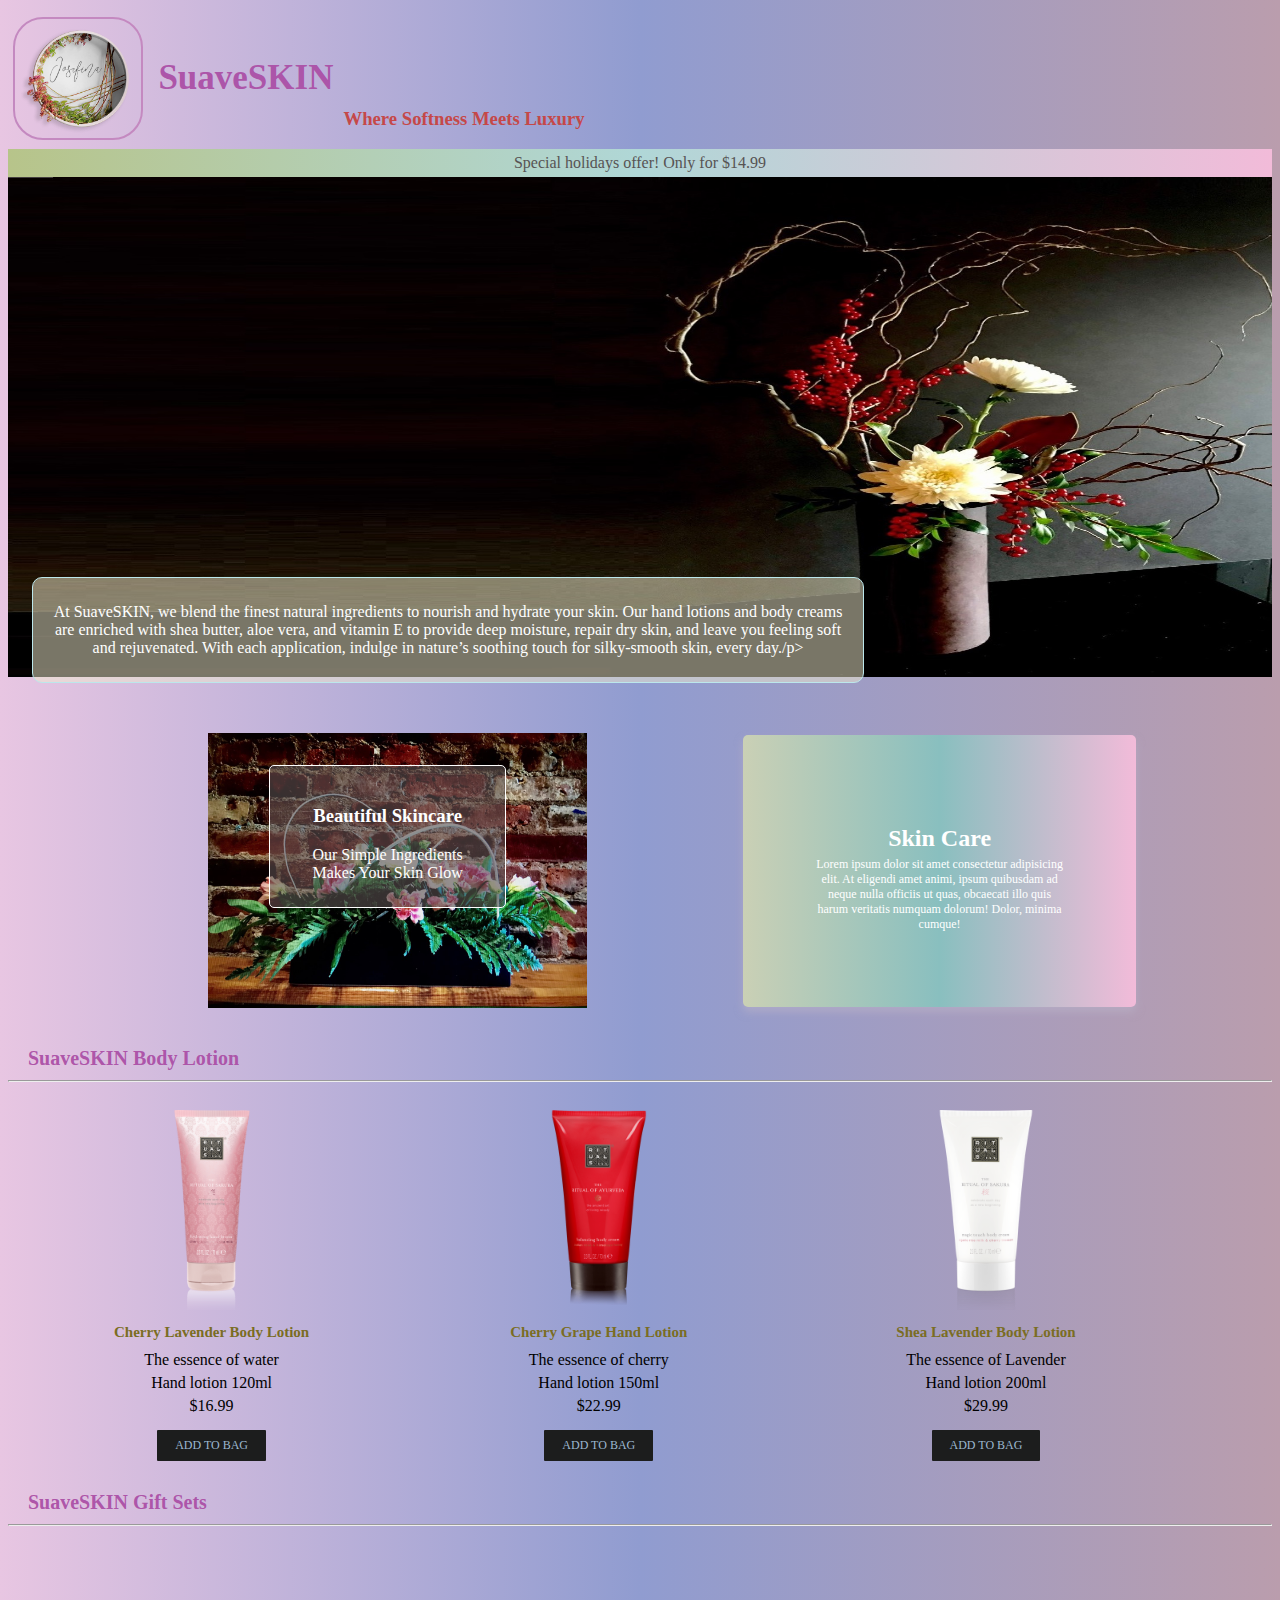
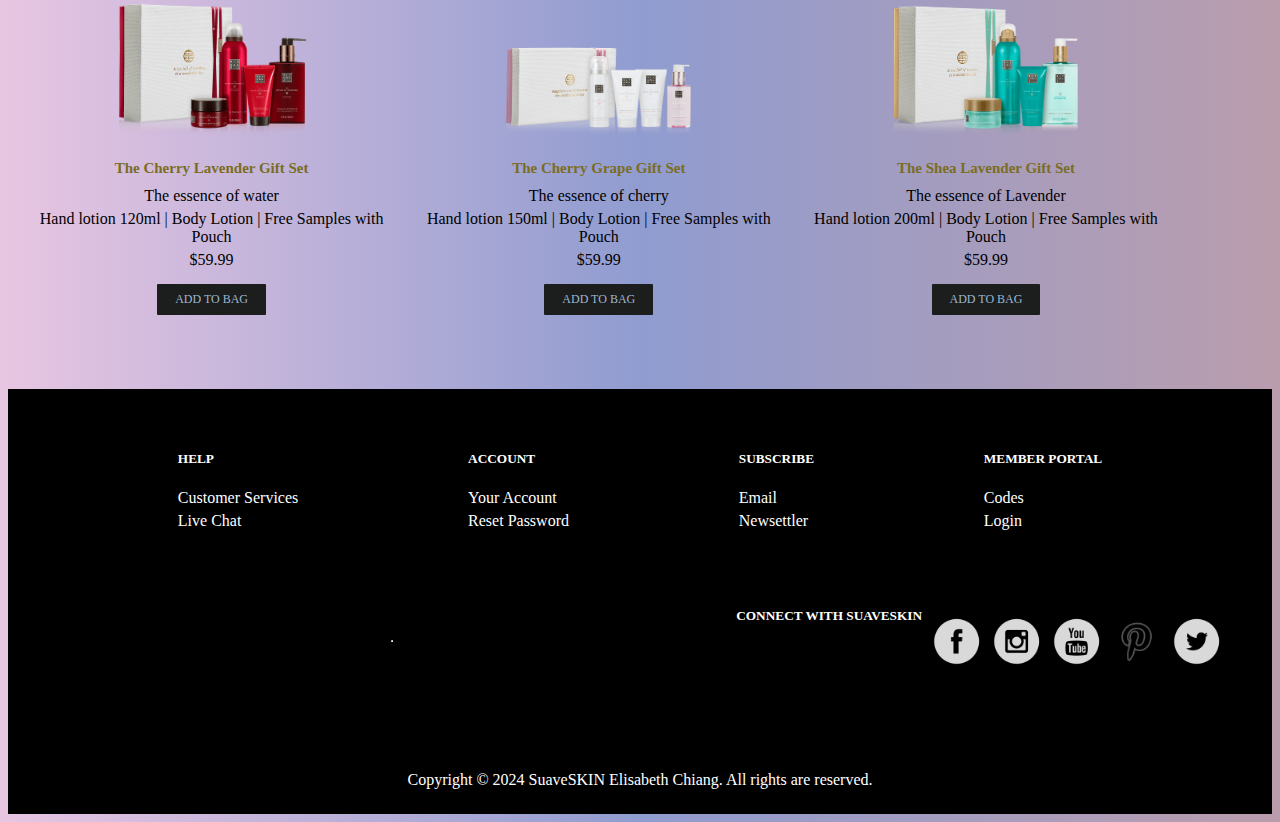
<file: Project 2_Sales Website/index.html>
<!DOCTYPE html>
<html lang="en">
<head>
    <meta charset="UTF-8">
    <meta name="viewport" content="width=device-width, initial-scale=1.0">
    <title>Project 2 Sales Site </title>
    <link rel="stylesheet" href="style.css">
</head>
<body>

    <!-- Title with moving with logo  -->
    <div class="title">
      <img src="logos/logo.png" alt="">
      <h1>SuaveSKIN </h1>
      <h3 class="slogan">Where Softness Meets Luxury</h3>
    </div>

    <!-- slider with "free shipping" on top of hero image--> 
    <!-- hero image with transparent inside -->
 <div class="frame"> 
    <div class="text-slider"> 
        <div class="s1"><p>Special holidays offer! Only for $14.99  </p></div>
        <div class="s2"><p><i>Free Shipping</i> in the US only  with a minimum of $39.99</p></div>
        <div class="s3"><p><b>Code: XMAS24</b></p></div>
    </div>
</div>
    <div class="hero"></div>
        <div class="hero-txtbox">
            <p>At SuaveSKIN, we blend the finest natural ingredients to nourish and hydrate your skin. Our hand lotions and body creams are enriched with shea butter, aloe vera, and vitamin E to provide deep moisture, repair dry skin, and leave you feeling soft and rejuvenated. With each application, indulge in nature’s soothing touch for silky-smooth skin, every day./p>
        </div>
    <br>

    <!-- 2 by 1 boxes- left side image- right side textbox -->
    <div class="boxes">
        <div class="image-text"></div>
            <img src="images/intro_img1.jpg" alt="">
                <div class="inside-txtbox">
                    <h3>Beautiful Skincare</h3>
                    <p>Our Simple Ingredients Makes Your Skin Glow </p>
                </div>
        <div class="textbox">
            <h2>Skin Care</h2>
            <p>Lorem ipsum dolor sit amet consectetur adipisicing elit. At eligendi amet animi, 
                ipsum quibusdam ad neque nulla officiis ut quas, obcaecati illo quis harum veritatis numquam dolorum! 
                Dolor, minima cumque!</p></div>
    </div>

    <br>

    <!-- items: body lotion -->
    <h2 class="SuaveSKIN-Body-Lotion-header">SuaveSKIN Body Lotion</h2>
    <hr>

    <div class="products-container" id="lotions-container">
            <div class="prod1">
               <div class="prod-img"><img src="products/item1.png" alt="item1"></div> 
                <h4>Cherry Lavender Body Lotion</h4>
                <p class="name_items">The essence of water</p>
                <p class="description">Hand lotion 120ml</p>
                <p class="price">$16.99</p>
                <a class="btn"href="#item1">ADD TO BAG</a>
            </div>
            <div class="prod2">
                <img src="products/item2.png" alt="">
                <h4>Cherry Grape Hand Lotion</h4>
                <p class="name_items">The essence of cherry</p>
                <p class="description">Hand lotion 150ml</p>
                <p class="price">$22.99</p>
                <a class="btn"href="#item2">ADD TO BAG</a>
            </div>
            <div class="prod3">
                <div><img src="products/item3.png" alt=""></div>
                 <h4>Shea Lavender Body Lotion</h4>
                <p class="name_items">The essence of Lavender</p>
                <p class="description">Hand lotion 200ml</p>
                <p class="price">$29.99</p>
                <a class="btn"href="#item3">ADD TO BAG</a>
            </div>
        
    </div>
     
  
                  <!-- items: giftsets -->
    <h2 class="SuaveSKIN-giftsSets-header">SuaveSKIN Gift Sets</h2>
    <hr>
    <div class="products-container" id="giftset-container">
       
            <div class="prod1" id="prod1-gift">
               <div class="prod-img"><img src="products/gift_set1.png" alt="item1"></div> 
                <h4>The Cherry Lavender Gift Set</h4>
                <p class="name_items">The essence of water</p>
                <p class="description">Hand lotion 120ml | Body Lotion | Free Samples with Pouch</p>
                <p class="price">$59.99</p>
                <a class="btn"href="#gift_set1">ADD TO BAG</a>
            </div>
            <div class="prod2" id="#prod2-gift">
                <img src="products/gift_set2.png" alt="">
                <h4>The Cherry Grape Gift Set</h4>
                <p class="name_items">The essence of cherry</p>
                <p class="description">Hand lotion 150ml | Body Lotion | Free Samples with Pouch</p>
                <p class="price">$59.99</p>
                <a class="btn"href="#gift_set2">ADD TO BAG</a> 
            </div>
            <div class="prod3" id="prod3-gift">
                <div><img src="products/gift_set3.png" alt=""></div>
                 <h4>The Shea Lavender Gift Set</h4>
                <p class="name_items">The essence of Lavender</p>
                <p class="description">Hand lotion 200ml | Body Lotion | Free Samples with Pouch</p>
                <p class="price">$59.99</p>
                <a class="btn"href="#gift_set3">ADD TO BAG</a>
            </div>
        
    </div>
     

                <!-- MODAL Window for body lotion items -->
    <div class="modal-box" id="item1">
        <div>
            <a class="x-close"href="#lotions-container">X</a>
            <h4 class="add-cart">Added to Shopping Cart!</h4>
            <hr>   
            <img src="products/item1.png" alt="item1">
            <div class="mod-item-info">
                <h4>The Cherry Lavender Gift Set</h4>
                <p class="name_items">The essence of water</p>
                <p class="description">Hand lotion 120ml | Body Lotion | Free Samples with Pouch</p>
                <p class="price">$59.99</p>
            </div>
            <div class="desc-mod-box"> 
                <p class=>Lorem ipsum dolor, sit amet consectetur adipisicing elit. Blanditiis, qui dolorem. Ducimus eum quibusdam odit? Minus, quos iure. Eos odit deserunt unde officiis aliquam tempore a eaque, rem earum modi?</p>
            <a class="btn-modal"href="#lotions-container">Keep Shopping</a>
            </div>
            
        </div>
    </div>

    <div class="modal-box" id="item2" >
        <div>
            <a class="x-close"href="#lotions-container">X</a>
            <h4 class="add-cart">Added to Shopping Cart!</h4>
            <hr>   
            <img src="products/item2.png" alt="item1">
            <h4>Cherry Grape Hand Lotion</h4>
            <p class="name_items">The essence of cherry</p>
            <p class="description">Hand lotion 150ml</p>
            <p class="price">$22.99</p>
            <p class="desc-mod-box">Lorem ipsum dolor, sit amet consectetur adipisicing elit. Blanditiis, qui dolorem. Ducimus eum quibusdam odit? Minus, quos iure. Eos odit deserunt unde officiis aliquam tempore a eaque, rem earum modi?</p>
            <a class="btn-modal"href="#prod2">Keep Shopping</a>
        </div>
    </div>

    <div class="modal-box" id="item3">
      <div>
        <a class="x-close"href="#lotions-container">X</a>
        <h4 class="add-cart">Added to Shopping Cart!</h4>
        <hr>   
        <img src="products/item3.png" alt="item3">
        <h4>Shea Lavender Body Lotion</h4>
            <p class="name_items">The essence of Lavender</p>
            <p class="description">Hand lotion 200ml</p>
            <p class="price">$29.99</p>
        <p class="desc-mod-box">Lorem ipsum dolor, sit amet consectetur adipisicing elit. Blanditiis, qui dolorem. Ducimus eum quibusdam odit? Minus, quos iure. Eos odit deserunt unde officiis aliquam tempore a eaque, rem earum modi?</p>
        <a class="btn-modal"href="#lotions-container">Keep Shopping</a>
      </div>
    </div>


                        
                      <!-- modal window for body GIFT SETS items -->
   <div class="modal-box" id="gift_set1">
    <div>
        <a class="x-close"href="#lotions-container">X</a>
        <h4 class="add-cart">Added to Shopping Cart!</h4>
        <hr>   
        <img src="products/gift_set1.png" alt="item1">
        <h4>The Cherry Lavender Gift Set</h4>
        <p class="name_items">The essence of water</p>
        <p class="description">Hand lotion 120ml | Body Lotion | Free Samples with Pouch</p>
        <p class="price">$59.99</p>
        <p class="desc-mod-box">Lorem ipsum dolor, sit amet consectetur adipisicing elit. Blanditiis, qui dolorem. Ducimus eum quibusdam odit? Minus, quos iure. Eos odit deserunt unde officiis aliquam tempore a eaque, rem earum modi?</p>
        <a class="btn-modal"href="#giftset-container">Keep Shopping</a>
    </div>
</div>

<div class="modal-box" id="gift_set2">
    <div>
        <a class="x-close"href="#lotions-container">X</a>
        <h4 class="add-cart">Added to Shopping Cart!</h4>
        <hr>   
        <img src="products/gift_set2.png" alt="item1">
        <h4>The Cherry Grape Gift Set</h4>
        <p class="name_items">The essence of cherry</p>
        <p class="description">Hand lotion 150ml | Body Lotion | Free Samples with Pouch</p>
        <p class="price">$59.99</p>
        <p class="desc-mod-box">Lorem ipsum dolor, sit amet consectetur adipisicing elit. Blanditiis, qui dolorem. Ducimus eum quibusdam odit? Minus, quos iure. Eos odit deserunt unde officiis aliquam tempore a eaque, rem earum modi?</p>
        <a class="btn-modal"href="#giftset-container">Keep Shopping</a>
    </div>
</div>

<div class="modal-box" id="gift_set3">
  <div>
    <a class="x-close"href="#lotions-container">X</a>
    <h4 class="add-cart">Added to Shopping Cart!</h4>
    <hr>   
    <img src="products/gift_set3.png" alt="item3">
    <h4>The Shea Lavender Gift Set</h4>
    <p class="name_items">The essence of Lavender</p>
    <p class="description">Hand lotion 200ml | Body Lotion | Free Samples with Pouch</p>
    <p class="price">$59.99</p>
    <p class="desc-mod-box">Lorem ipsum dolor, sit amet consectetur adipisicing elit. Blanditiis, qui dolorem. Ducimus eum quibusdam odit? Minus, quos iure. Eos odit deserunt unde officiis aliquam tempore a eaque, rem earum modi?</p>
    <a class="btn-modal"href="#giftset-container">Keep Shopping</a>
  </div>
</div>

<br><br><br>

    <!-- contact and help center -->
<div class="wrapper"></div>
    <div class="contact-container">
        
        
         <div class="end-section"><h5>HELP</h5><p>Customer Services</p><p>Live Chat</p></div>
         <div class="end-section"><h5>ACCOUNT</h5><p>Your Account</p><p>Reset Password</p></div>
         <div class="end-section"><h5>SUBSCRIBE</h5><p>Email</p><p>Newsettler</p></div>
         <div class="end-section"><h5>MEMBER PORTAL</h5><p>Codes</p><p>Login</p></div>
         
    </div>
   
    <div class="social">
        <hr>
        <h5 class="connect">CONNECT WITH SUAVESKIN </h5>
        <img src="logos/facebook.png" alt="">
        <img src="logos/instagram.png" alt="">
        <img src="logos/youtube.png" alt="">
        <img src="logos/pin.png" alt="">
        <img src="logos/twitter.png" alt="">
        
    </div>
</div>        
       
<footer style="text-align: center;">
    <p>Copyright &copy; 2024 SuaveSKIN Elisabeth Chiang. All rights are reserved.</p>
</footer>
    
</body>
</html>
</file>
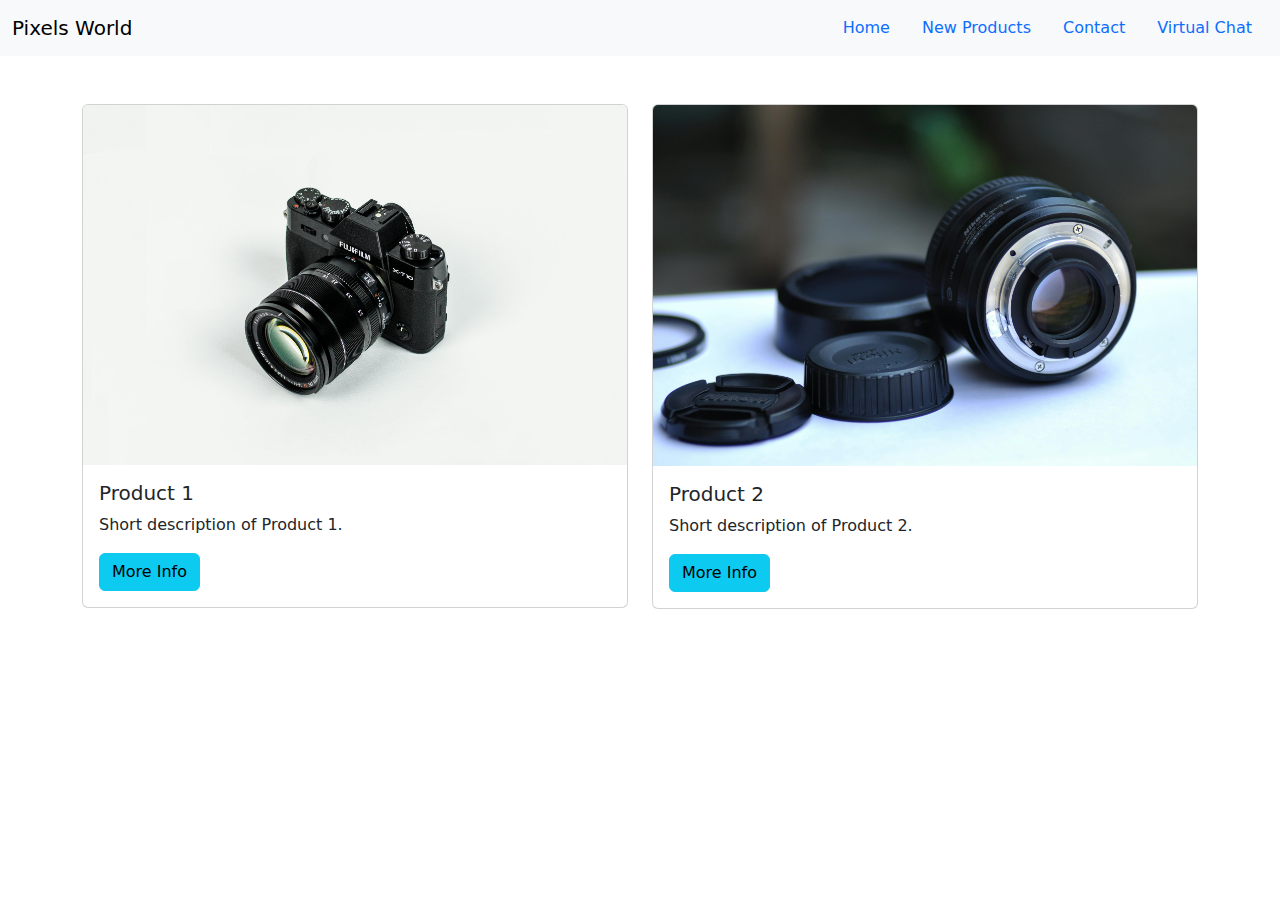
<file: A9_A10/Assignment9.html>
<!DOCTYPE html>
<html lang="en">

<head>
    <meta charset="UTF-8">
    <meta name="viewport" content="width=device-width, initial-scale=1.0">
    <title>Welcome to Pixels World</title>
   
    <link href="https://cdn.jsdelivr.net/npm/bootstrap@5.3.0-alpha1/dist/css/bootstrap.min.css" rel="stylesheet">
</head>

<body>
    <!-- Navbar  -->
    <nav class="navbar navbar-expand-lg navbar-light bg-light">
        <div class="container-fluid">
            <a class="navbar-brand" href="#">Pixels World</a>
            <ul class="nav nav-pills nav-fill">
                <li class="nav-item">
                  <a class="nav-link  " href="#">Home</a>
                </li>
                <li class="nav-item">
                  <a class="nav-link" href="#">New Products</a>
                </li>
                <li class="nav-item">
                  <a class="nav-link" href="#">Contact</a>
                </li>
                <li class="nav-item">
                  <a class="nav-link " href="#">Virtual Chat</a>
                </li>
        </div>
        
    </nav>

    <!-- Container for products -->
    <div class="container my-5">
        <div class="row">
            <!-- Product 1 -->
            <div class="col-md-6">
                <div class="card">
                    <img src="products/prod1.jpg" class="card-img-top" alt="Product 1">
                    <div class="card-body">
                        <h5 class="card-title">Product 1</h5>
                        <p class="card-text">Short description of Product 1.</p>
                        <!-- Button to open modal -->
                        <button class="btn btn-info" data-bs-toggle="modal" data-bs-target="#productModal1">More Info</button>
                    </div>
                </div>
            </div>

            <!-- Product 2 -->
            <div class="col-md-6">
                <div class="card">
                    <img src="products/prod2.jpg" class="card-img-top" alt="Product 2">
                    <div class="card-body">
                        <h5 class="card-title">Product 2</h5>
                        <p class="card-text">Short description of Product 2.</p>
                        <!-- Button to open modal -->
                        <button class="btn btn-info" data-bs-toggle="modal" data-bs-target="#productModal2">More Info</button>
                    </div>
                </div>
            </div>
        </div>
    </div>

    <!-- Modal for Product 1 -->
    <div class="modal fade" id="productModal1" tabindex="-1" aria-labelledby="productModalLabel1" aria-hidden="true">
        <div class="modal-dialog">
            <div class="modal-content">
                <div class="modal-header">
                    <h5 class="modal-title" id="productModalLabel1">Product 1 Details</h5>
                    <button type="button" class="btn-close" data-bs-dismiss="modal" aria-label="Close"></button>
                </div>
                <div class="modal-body">
                    <img src="products/prod1.jpg" class="card-img-top" alt="Product 1">
                    <p>Lorem ipsum dolor sit, amet consectetur adipisicing elit. Dolor explicabo repudiandae aliquid, ratione fugit non et vel quos placeat at exercitationem in possimus nostrum a, ipsa id modi quam consectetur!</p>
                    <ul>
                        <li>Feature 1</li>
                        <li>Feature 2</li>
                        <li>Feature 3</li>
                    </ul>
                    <!-- Quantity input -->
                <div class="mb-3">
                    <label for="quantityInput" class="form-label">Quantity</label>
                    <input type="number" class="form-control" id="quantityInput" value="1" min="1">
                    <!-- <button type="button" class="btn btn-primary" id="addToCartButton">Add to Cart</button> -->
                   
                </div>
                </div>
                <button type="button" class="btn btn-primary" id="addToCartButton">Add to Cart</button>
                <div class="modal-footer">
                    
                    <button type="button" class="btn btn-success" data-bs-dismiss="modal">Close</button>
                   
                    
                </div>
            </div>
        </div>
    </div>

    <!-- Modal for Product 2 -->
    <div class="modal fade" id="productModal2" tabindex="-1" aria-labelledby="productModalLabel2" aria-hidden="true">
        <div class="modal-dialog">
            <div class="modal-content">
                <div class="modal-header">
                    <h5 class="modal-title" id="productModalLabel2">Product 2 Details</h5>
                    <button type="button" class="btn-close" data-bs-dismiss="modal" aria-label="Close"></button>
                </div>
                <div class="modal-body">
                    <img src="products/prod2.jpg" class="card-img-top" alt="Product 2">
                    <p>Lorem ipsum dolor sit amet consectetur adipisicing elit. Voluptatem est omnis quae aperiam exercitationem obcaecati facilis ut illum hic ratione, voluptate delectus pariatur doloremque necessitatibus quasi sint, rem tempora eveniet?.</p>
                    <ul>
                        <li>Feature A</li>
                        <li>Feature B</li>
                        <li>Feature C</li>
                    </ul>
                </div>
                <button type="button" class="btn btn-primary" id="addToCartButton">Add to Cart</button>
                <div class="modal-footer">
                    <button type="button" class="btn btn-secondary" data-bs-dismiss="modal">Close</button>
                </div>
            </div>
        </div>
    </div>

    <script src="https://cdn.jsdelivr.net/npm/@popperjs/core@2.10.2/dist/umd/popper.min.js"></script>
    <script src="https://cdn.jsdelivr.net/npm/bootstrap@5.3.0-alpha1/dist/js/bootstrap.min.js"></script>

    <script src="assignment_10.js"></script>
</body>

</html>
</file>
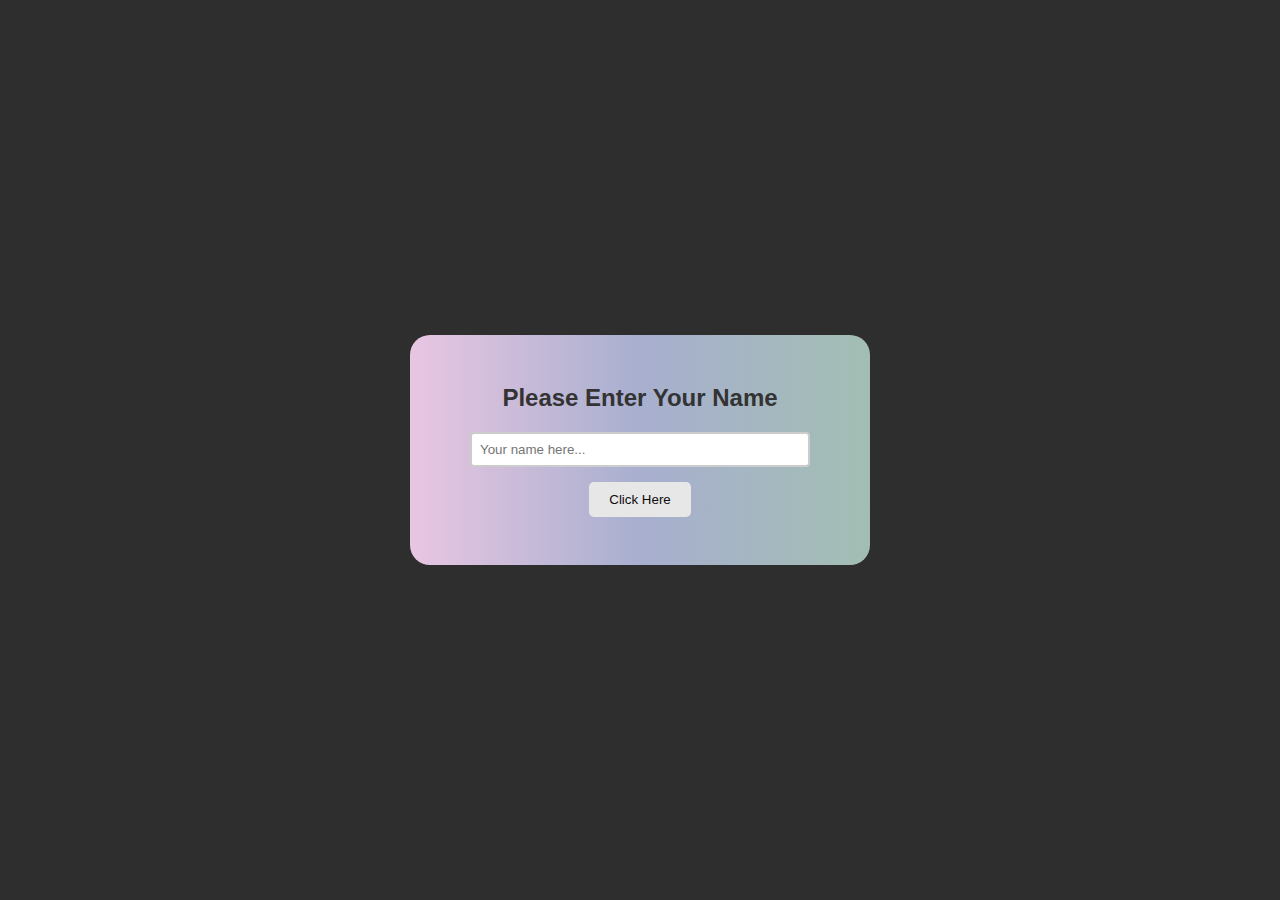
<file: quiz 4 JS/quiz4.html>
<!DOCTYPE html>
<html lang="en">
<head>
    <meta charset="UTF-8">
    <meta name="viewport" content="width=device-width, initial-scale=1.0">
    <title>Quiz 4- Simple Javascript</title>
    <link rel="stylesheet" href="quiz4.css">
   
</head>
<body>

    <div class="greeting-block">
        <h2>Please Enter Your Name</h2>

        <input type="text" id="nameInput" class="form-control" placeholder="Your name here...">

        <button class="btn" onclick="showGreeting()">Click Here</button>
          <p id="greetingMessage" class="greeting-message"></p>
    </div>

    
    <script src="quiz4.js"></script>

</body>
</html>
</file>
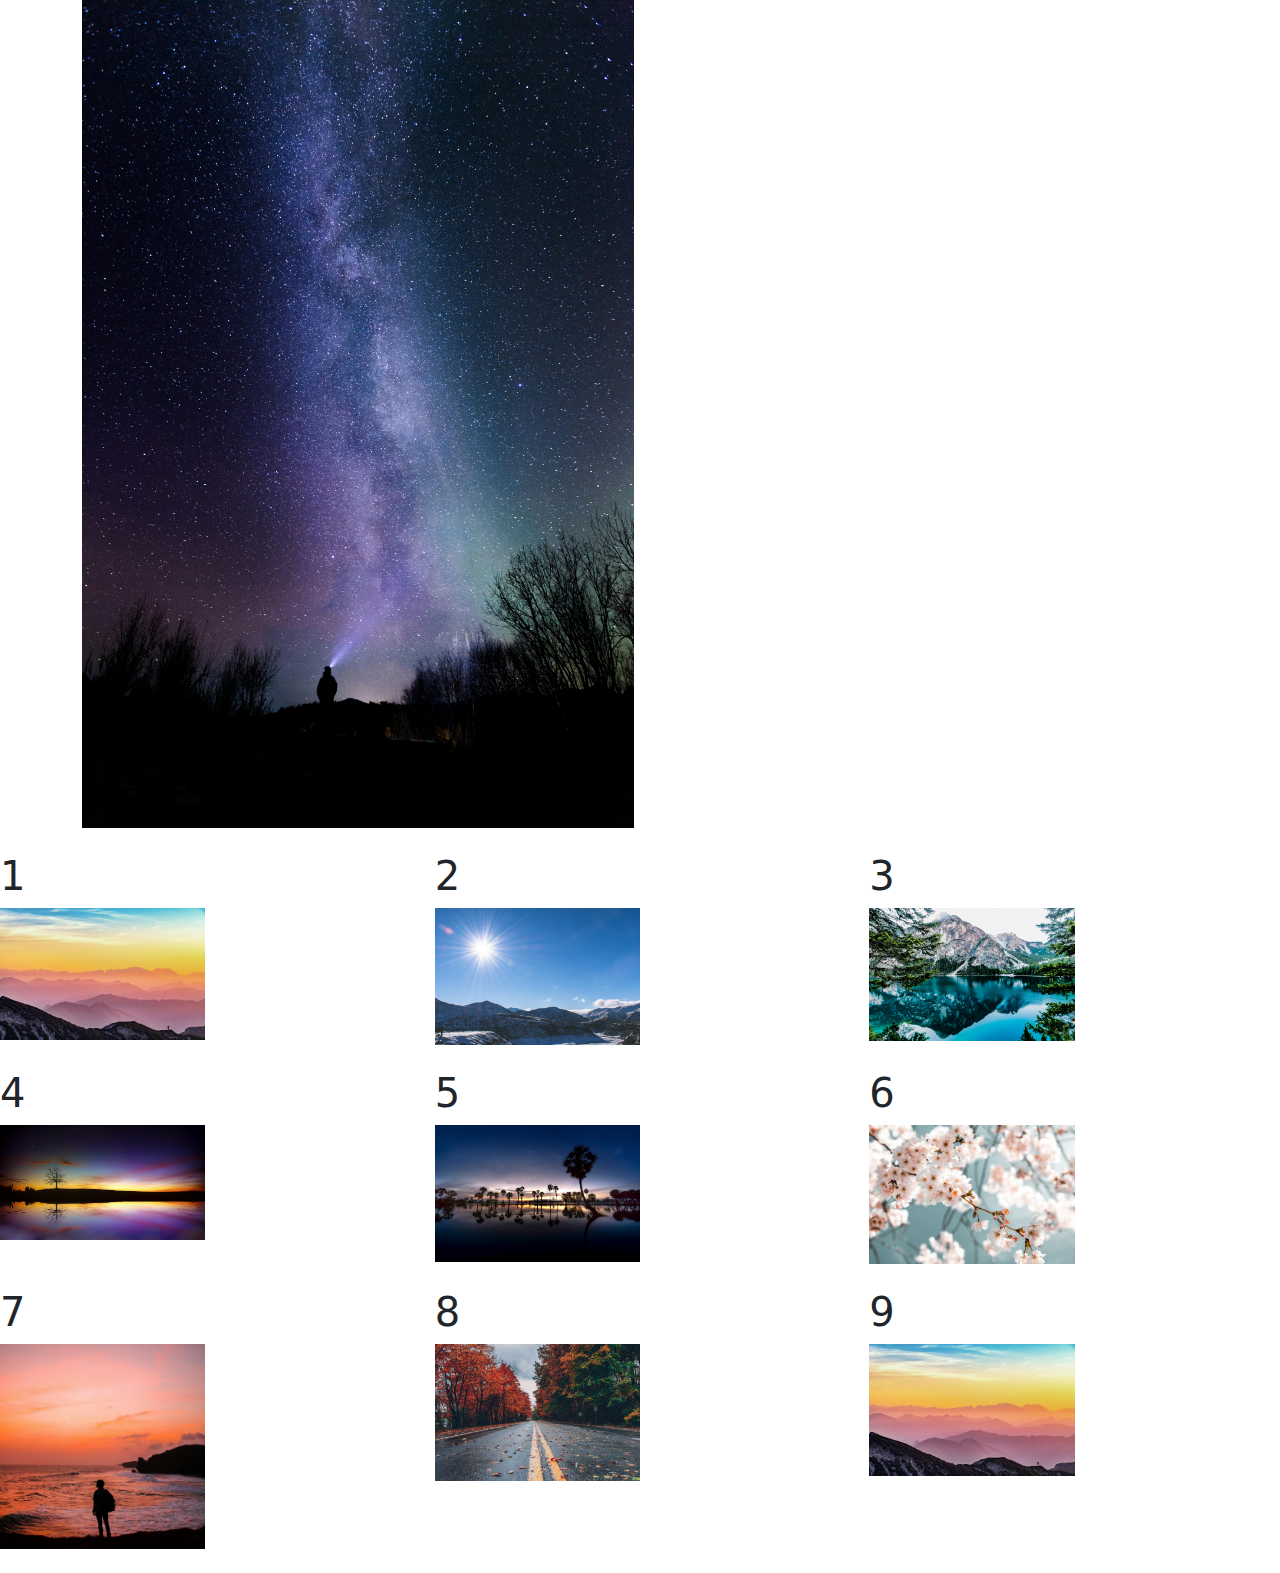
<file: quiz3 folder/quiz3.html>
<!DOCTYPE html>
<html lang="en">
<head>
    <meta charset="UTF-8">
    <meta name="viewport" content="width=device-width, initial-scale=1.0">
    <title>Quiz 3 Layout 3 by 3 </title>
    <link href="https://cdn.jsdelivr.net/npm/bootstrap@5.3.3/dist/css/bootstrap.min.css" rel="stylesheet" integrity="sha384-QWTKZyjpPEjISv5WaRU9OFeRpok6YctnYmDr5pNlyT2bRjXh0JMhjY6hW+ALEwIH" crossorigin="anonymous">
</head>
<body>
    <div class="container">
        <div class="row">
            <div class="col-12 col-lg-8 mb-4">
                <img src="images/9.jpg" class="w-75 h-auto"  alt="Main image">
            </div>
            
        </div>
        
    </div>
    <!-- 3 by 3 layout -->
        <section class="row justify-content-end">
            <div class="col-sm-4 mb-4">
                <h1> 1</h1>
                <img src="images/1.jpg" class="w-50 h-auto"  alt="">
            </div>
            <div class="col-sm-4 mb-4">
                <h1> 2</h1>
                <img src="images/2.jpg"class="w-50 h-auto" alt="">
            
            </div>
            <div class="col-sm-4 mb-4">
                <h1> 3</h1>
                <img src="images/3.jpg" class="w-50 h-auto"alt="">
            </div>
        </section>
    
        <section class="row justify-content-end">
            <div class="col-sm-4 mb-4">
                <h1> 4</h1>
                <img src="images/4.jpg" class="w-50 h-auto" alt="">
            </div>
            <div class="col-sm-4 mb-4">
                <h1> 5</h1>
                <img src="images/5.jpg" class="w-50 h-auto" alt="">
                
            </div>
            <div class="col-sm-4 mb-4">
                <h1> 6</h1>
                <img src="images/6.jpg" class="w-50 h-auto" alt="">
            </div>
        </section> 

        <section class="row justify-content-end">
            <div class="col-sm-4 mb-4">
                <h1> 7</h1>
                <img src="images/7.jpg"class="w-50 h-auto" alt="">
            </div>
            <div class="col-sm-4 mb-4">
                <h1> 8</h1>
                <img src="images/8.jpg" class="w-50 h-auto" alt="">
            </div> 
            <div class="col-sm-4 mb-4">
                <h1> 9</h1>
                <img src="images/1.jpg" class="w-50 h-auto" alt="">
            </div>
        </section> 

   
    </div>
    <script src="https://cdn.jsdelivr.net/npm/bootstrap@5.3.3/dist/js/bootstrap.bundle.min.js" integrity="sha384-YvpcrYf0tY3lHB60NNkmXc5s9fDVZLESaAA55NDzOxhy9GkcIdslK1eN7N6jIeHz" crossorigin="anonymous"></script>
</body>
</html>
</file>
<file: Project 2_Sales Website/style.css>
body{
    background: linear-gradient(to right, rgb(232, 198, 226), rgb(144, 156, 208), rgb(186, 157, 173));
   

}
p{
    font-family: fantasy;
}
 .title{
    display: flex;
    align-items: center;
    width: 100%;
    height: 100%;
     
}
h1 {
    font-family: cursive;
    color: rgba(171, 79, 166, 0.962);
    margin: 0;
    font-size: 35px;
    padding: 10px;
    animation: title 7s infinite;

}
@keyframes title{
    0% {background-color: rgb(144, 144, 198); left: 20px; top: 0px; border-radius: 10%;}
    50%{background-color: rgb(181, 161, 197); left: 0px; top: 0px; border-radius: 50%;}
    100%{background-color: rgb(173, 151, 110); left: 0px; top: 0px;border-radius: 80%;}
    }


.slogan{
    margin-top: 100px;
    color: rgb(197, 72, 72);
    font-family: fantasy;
    animation: slogan 7s infinite;
   
}
@keyframes slogan{

    0%{ transform: translateX(200px); opacity:1;}
    100%{transform: translateX(0px);opacity:0.5;}
}


.title>img{
    width: 10%;
    height: 30%;
    border-radius: 30px;
    border: 2px solid #c489c0;  
    margin: 5px;
    animation: zoom 7s infinite;

    
}
@keyframes zoom{
    0%{transform: scale(0);}
    50%{transform: scale(1)}
    100% {transform: rotate(-90deg);}
}
.hero{
    background-image: url('images/intro_img2.jpg');
    background-size: 100% 100%;
    position: relative;
    height: 500px;
}
.hero-txtbox{
    position: absolute; 
    top: 70%; 
    left: 35%; 
    transform: translate(-50%, -50%); /* Offset by half of its width/height for perfect centering */
    background-color: rgba(241, 236, 206, 0.5); /* Semi-transparent background */
    color: white; 
    padding: 20px;
    text-align: center;
    border-radius: 10px;
    border: 1px solid rgb(188, 231, 235);
}
.frame{
    height: 100%;
    width: 100%;
    overflow: hidden;
}
.text-slider
{   
    width: 300%;
    height: 100%;
    animation: slides 7s;
}

/* .text-slider>div */
.s1{
    background: linear-gradient(to right, rgb(183, 196, 138), rgb(176, 215, 215), rgb(242, 187, 217));
}
.s2{
    background: linear-gradient(to right, rgb(204, 160, 207), rgb(176, 215, 215), rgb(242, 187, 217));
}
.s3{
    background: linear-gradient(to right, rgb(187, 198, 148), rgb(176, 215, 215), rgb(242, 187, 217));
}
.text-slider>div{

    color: rgb(87, 83, 83);
    width: 33.33%;
    float: left;
    height:100%;
    text-align: center;

}

@keyframes slides{

    0% {margin-left:0%;}
    25% {margin-left:-100%;}
    50% {margin-left:-200%;}
    75% {margin-left:-200%;}
    100% {margin-left:-300%;}
   
}

.boxes{
    display: flex;
    /* justify-content: spaced-evenly; */
    align-items: center;
    width: 100%;
    height:100%;
    float: left;
    position: relative;
    padding: 20px;
}
.inside-txtbox{
    position: absolute;
    top: 20%;
    left: 20%;
    /* transform: translateX(-50%); */
    color: white;
    padding: 20px;
    text-align: center;
    border:1px solid white;
    border-radius: 5px;
    background-color: rgba(90, 80, 80, 0.6); 
    width: 15%;
    height: auto;
}
.boxes>img{
    width: 30%;
    height:auto;
    /* padding: 50px; */
    padding-left: 180px;;
   
}

.textbox{

    width: 20%;   
    height: 70%;           
    padding: 70px;            
    background: linear-gradient(to right, rgb(202, 208, 181), rgb(137, 191, 191), rgb(242, 187, 217));
    color: white;             
    border-radius: 5px;       
    box-shadow: 0 5px 8px rgba(186, 179, 200, 0.6);
    margin: 20px auto;  
    text-align: center;
}


h2{
    margin-bottom: 5px;         
    
}

.textbox>p{
    font-size: 12px;      
}

a{
    text-decoration: none;
}

.products-container{
    display: flex;
    justify-content: spaced-around;
    flex-wrap: wrap;
    /* width: 100%; */
    gap: 20px;
    padding: 20px;
  
   
}
   
.prod1, .prod2, .prod3{
    width: 30%;
    text-align: center;
    box-sizing: border-box;
}
.prod1 img, .prod2 img, .prod3 img
{
    width: 100%;
    max-width: 200px;
    height: auto;
    object-fit: contain;
}
.btn {
    display: inline-block;
    background-color: rgb(28, 29, 29);
    font-size: 12px;
    border-radius: 1px;
    padding: 8px 18px;
    color: rgb(156, 184, 208);
    margin-top: 10px;
    position: relative; /* Needed for positioning the tooltip */
    text-align: center;
    transition: background-color 0.3s ease, color 0.3s ease;
}
.btn:hover{
    background-color: rgb(192, 207, 221);
    color: rgb(125, 121, 121);
}
.btn:hover::after{
    opacity: 1; 
    visibility: visible;
}
.btn::after{
    content: "Add to Shopping Cart"; 
    position: absolute;
    bottom: 90%; 
    left: 50%;
    transform: translateX(-50%);
    background-color: #71736e; 
    color: #dfdfdf; 
    padding: 10px 10px;
    border-radius: 2px;
    font-size: 15px;
    white-space: nowrap;
    opacity: 0; 
    visibility: hidden; 
    transition: opacity 0.2s, visibility 0.4s;
    z-index: 100; 
}
.products-container>p{
    margin: 5px 0;
}

/* name of body lotions */
h4 {
    font-size: 15px;
    margin: 10px 0;
    color: rgb(122, 109, 35);
    font-family: fantasy;
  }

  p {
    font-size: 1em;
    margin: 5px 0;
  }
  

  .SuaveSKIN-Body-Lotion-header, .SuaveSKIN-giftsSets-header{
    font-family: cursive;
    color: rgba(171, 79, 166, 0.962);
    margin: 10px;
    padding-left: 10px;
    font-size: 20px;
  
  } 

/* button MODAL "KEEP SHOPPING"*/
  .btn-modal{
    background-color: rgb(31, 35, 36);
    font-size: 10px;
    border-radius: 8px;
    padding: 10px;
    text-decoration: none;
    color: aliceblue;
    text-decoration: none;
    position: relative;
    
  }



/* modal BOX */
.modal-box{
    /* background color when open mod box */
    background-color: rgba(36, 97, 1, 0.5);
    opacity: 0;
    pointer-events: none;
    position:fixed;
    top:0;
    left:0;
    right:0;
    bottom:0;
    display: flex;
    
}

/* images in modal box */
.modal-box>div>img{
    height: 50%;
    width: 40% ;
    margin-right: 10px;
    /* display: flex; */


}
/* div-modal */
.modal-box>div{
    /* mod box info  */
    background-color: rgb(253, 253, 253);
    width: 40%;
    margin: auto;
    margin-top: 10%;
    text-align: center;
    position: relative;
    float: left;
    padding: 30px;
}

.desc-mod-box{
    position: relative;
}
.btn-modal{
    position: relative;
    margin-bottom: 10px;
}
.modal-box:target
{
    opacity:1;
    pointer-events:auto;

}
.x-close{

    background-color: rgb(106, 120, 122);
    font-size: 10px;
    border-radius: 8px;
    padding:5px;
    text-decoration: none;
    color: aliceblue;
    text-decoration: none;
    position: absolute;
    top: 10px;
    right: 10px;

}
.x-close:hover{
    background-color: rgb(192, 86, 86);
}

.btn-modal:hover{
    background-color: gray;
}

.desc-mod-box
{   flex-wrap: nowrap;
    background-color: gray;
}

.wrapper{
  
    display: flex;
    flex-direction: column;
    justify-items: space-between;
    /* margin-left: 50px; */
    /* ;
    gap: 90px; */
    background-color: black;
    padding: 20px;
    
    
}
.contact-container{
    background-color: black;
    display: flex;
    justify-content: space-evenly;
    
    align-items: row;
    
}

h5{
    color: white;
}

.contact-container>div>p{
    color: white;
}





.social{
    padding: 50px;
    background-color: black;
    display: flex;
    justify-content: end;
    align-items: center;
    gap: 10px;
    
}

.social>img{
    width: 50px;
    height: auto;
}

footer{
    color: white;
    background-color: black;
    padding: 20px;
}

.social>h5{
    color: white;
    padding-bottom: 50px;

}
</file>
<file: quiz 4 JS/quiz4.css>
body {
    font-family: Arial, sans-serif;
    background-color: #2e2e2e;
    display: flex;
    justify-content: center;
    align-items: center;
    height: 100vh;
    margin: 0;
}



h2 {
    margin-bottom: 20px;
    color: #333;
}

.form-control {
    width: 80%;
    padding: 8px;
    margin-bottom: 15px;
    border: 2px solid #ccc;
    border-radius: 4px;
}
.greeting-message {
    font-size: 18px;
    margin-top: 15px;
    color: #1f1f77;
}
.greeting-block {
    background: linear-gradient(to right, rgb(232, 198, 226), rgb(168, 175, 207), rgb(162, 190, 179));
    padding: 30px;
    border-radius: 20px;
    text-align: center;
    width: 400px;
}

.btn {
    padding: 10px 20px;
    background-color: #e7e7e7;
    color: rgb(14, 12, 12);
    border: none;
    border-radius: 5px;
    cursor: pointer;
}

.btn:hover {
    background-color: #4f5357;
}
</file>
